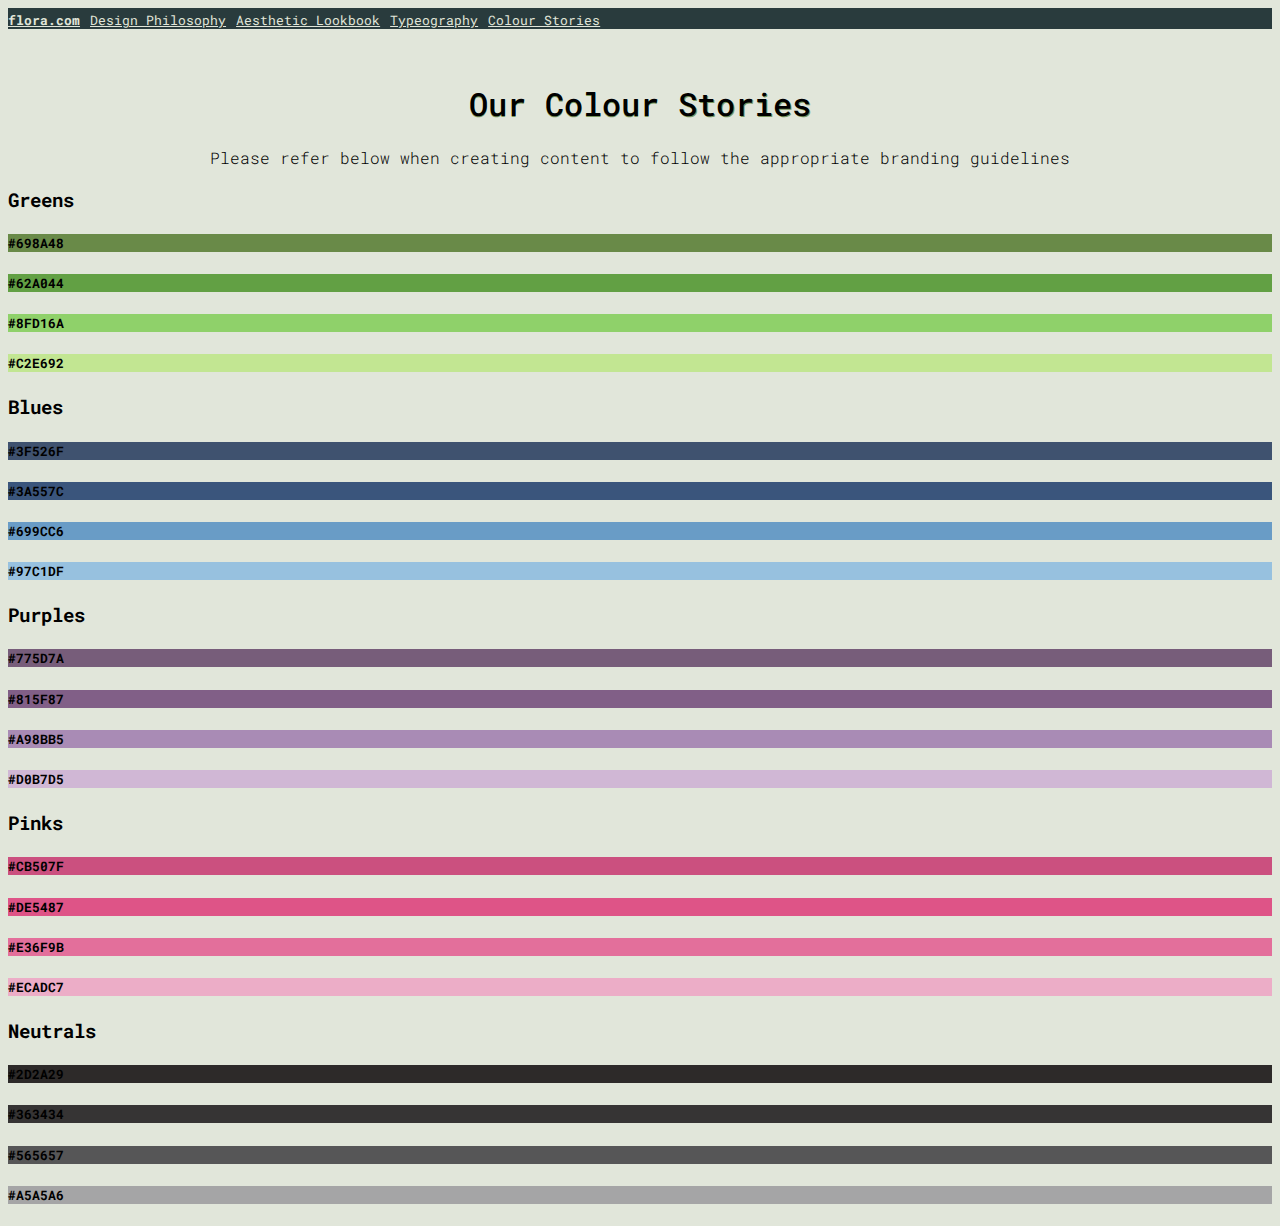
<file: colours.html>
<!DOCTYPE html>
<html lang="en" dir="ltr">
<head>
  <meta charset="utf-8">
  <meta name="viewport" content="width=device-width, initial-scale=1, shrink-to-fit=no">
  <link rel="stylesheet" href="https://stackpath.bootstrapcdn.com/bootstrap/4.5.0/css/bootstrap.min.css" integrity="sha384-9aIt2nRpC12Uk9gS9baDl411NQApFmC26EwAOH8WgZl5MYYxFfc+NcPb1dKGj7Sk" crossorigin="anonymous">
  <link href="https://fonts.googleapis.com/css2?family=Lobster&family=Oswald:wght@300;400&family=Roboto+Mono:wght@300;400&display=swap" rel="stylesheet">
  <link rel="stylesheet" href="style.css">
  <title>Sample Colour Guidelines</title>
</head>
  <body class="colours">
    <div class="topbar">
      <nav class="nav flex-column flex-md-row">
        <a class="flex-sm-fill text-sm-center nav-link active" href="index.html"><strong>flora.com</strong></a>
        <a class="flex-sm-fill text-sm-center nav-link" href="principles.html">Design Philosophy</a>
        <a class="flex-sm-fill text-sm-center nav-link" href="lookbook.html">Aesthetic Lookbook</a>
        <a class="flex-sm-fill text-sm-center nav-link" href="typeface.html">Typeography</a>
        <a class="flex-sm-fill text-sm-center nav-link" href="colours.html">Colour Stories</a>
      </nav>
    </div>
    <div class="heading container">
      <h1>Our Colour Stories</h1>
      <p>Please refer below when creating content to follow the appropriate branding guidelines</p>
    </div>
    <div class="container greens">
      <h3>Greens</h3>
      <div class="card-group">
        <div class="card card-body green1">
         <h5 class="card-title">#698A48</h5>
        </div>
        <div class="card card-body green2">
          <h5 class="card-title">#62A044</h5>
        </div>
        <div class="card card-body green3">
          <h5 class="card-title">#8FD16A</h5>
        </div>
        <div class="card card-body green4">
          <h5 class="card-title">#C2E692</h5>
        </div>
      </div>
    </div>
    <div class="container blues">
      <h3>Blues</h3>
      <div class="card-group">
        <div class="card card-body blue1">
         <h5 class="card-title">#3F526F</h5>
        </div>
        <div class="card card-body blue2">
          <h5 class="card-title">#3A557C</h5>
        </div>
        <div class="card card-body blue3">
          <h5 class="card-title">#699CC6</h5>
        </div>
        <div class="card card-body blue4">
          <h5 class="card-title">#97C1DF</h5>
        </div>
      </div>
    </div>
    <div class="container purples">
      <h3>Purples</h3>
      <div class="card-group">
        <div class="card card-body purple1">
         <h5 class="card-title">#775D7A</h5>
        </div>
        <div class="card card-body purple2">
          <h5 class="card-title">#815F87</h5>
        </div>
        <div class="card card-body purple3">
          <h5 class="card-title">#A98BB5</h5>
        </div>
        <div class="card card-body purple4">
          <h5 class="card-title">#D0B7D5</h5>
        </div>
      </div>
    </div>
    <div class="container pinks">
      <h3>Pinks</h3>
      <div class="card-group">
        <div class="card card-body pink1">
         <h5 class="card-title">#CB507F</h5>
        </div>
        <div class="card card-body pink2">
          <h5 class="card-title">#DE5487</h5>
        </div>
        <div class="card card-body pink3">
          <h5 class="card-title">#E36F9B</h5>
        </div>
        <div class="card card-body pink4">
          <h5 class="card-title">#ECADC7</h5>
        </div>
      </div>
    </div>
    <div class="container neutrals">
      <h3>Neutrals</h3>
      <div class="card-group">
        <div class="card card-body neutral1">
         <h5 class="card-title">#2D2A29</h5>
        </div>
        <div class="card card-body neutral2">
          <h5 class="card-title">#363434</h5>
        </div>
        <div class="card card-body neutral3">
          <h5 class="card-title">#565657</h5>
        </div>
        <div class="card card-body neutral4">
          <h5 class="card-title">#A5A5A6</h5>
        </div>
      </div>
    </div>
    <div class="scriptstuff">
      <script src="https://code.jquery.com/jquery-3.5.1.slim.min.js" integrity="sha384-DfXdz2htPH0lsSSs5nCTpuj/zy4C+OGpamoFVy38MVBnE+IbbVYUew+OrCXaRkfj" crossorigin="anonymous"></script>
      <script src="https://cdn.jsdelivr.net/npm/popper.js@1.16.0/dist/umd/popper.min.js" integrity="sha384-Q6E9RHvbIyZFJoft+2mJbHaEWldlvI9IOYy5n3zV9zzTtmI3UksdQRVvoxMfooAo" crossorigin="anonymous"></script>
      <script src="https://stackpath.bootstrapcdn.com/bootstrap/4.5.0/js/bootstrap.min.js" integrity="sha384-OgVRvuATP1z7JjHLkuOU7Xw704+h835Lr+6QL9UvYjZE3Ipu6Tp75j7Bh/kR0JKI" crossorigin="anonymous"></script>
    </div>
  </body>
</html>
</file>
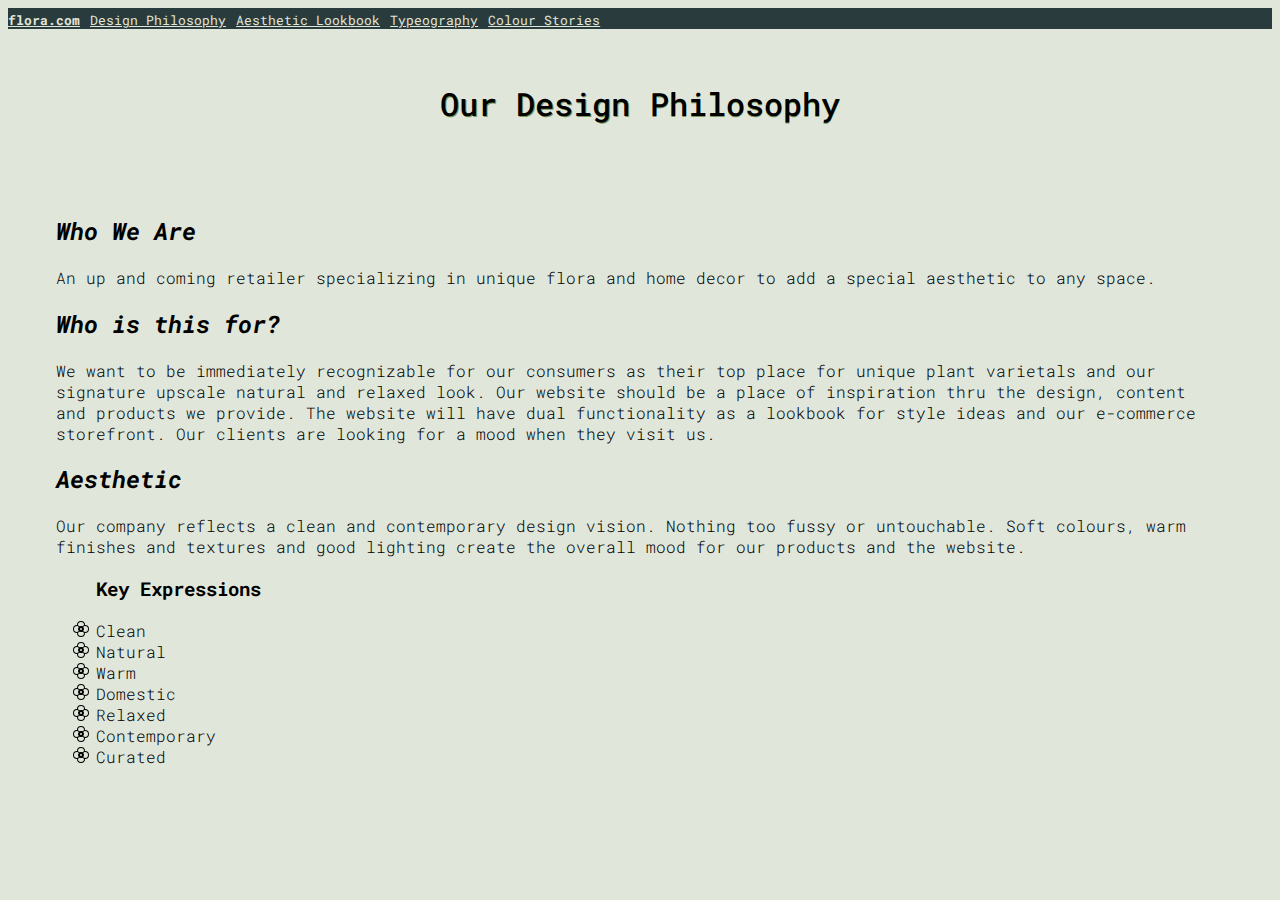
<file: principles.html>
<!DOCTYPE html>
<html lang="en" dir="ltr">
  <head>
    <meta charset="utf-8">
    <meta name="viewport" content="width=device-width, initial-scale=1, shrink-to-fit=no">
    <link rel="stylesheet" href="https://stackpath.bootstrapcdn.com/bootstrap/4.5.0/css/bootstrap.min.css" integrity="sha384-9aIt2nRpC12Uk9gS9baDl411NQApFmC26EwAOH8WgZl5MYYxFfc+NcPb1dKGj7Sk" crossorigin="anonymous">
    <link href="https://fonts.googleapis.com/css2?family=Lobster&family=Oswald:wght@300;400&family=Roboto+Mono:wght@300;400&display=swap" rel="stylesheet">
    <link rel="stylesheet" href="style.css">
    <title>Sample Design Philosophy</title>
  </head>
  <body class="principles">
    <div class="topbar">
      <nav class="nav flex-column flex-md-row">
        <a class="flex-sm-fill text-sm-center nav-link active" href="index.html"><strong>flora.com</strong></a>
        <a class="flex-sm-fill text-sm-center nav-link" href="principles.html">Design Philosophy</a>
        <a class="flex-sm-fill text-sm-center nav-link" href="lookbook.html">Aesthetic Lookbook</a>
        <a class="flex-sm-fill text-sm-center nav-link" href="typeface.html">Typeography</a>
        <a class="flex-sm-fill text-sm-center nav-link" href="colours.html">Colour Stories</a>
      </nav>
    </div>
    <div class="heading">
      <h1>Our Design Philosophy</h1>
    </div>
    <div class="row philosophyMain">
      <div class="col-sm container right">
        <div class="whoWeAre container">
          <h2>Who We Are</h2>
          <p>An up and coming retailer specializing in unique flora and home decor to add a special aesthetic to any space.</p>
        </div>
        <div class="consumers container">
          <h2>Who is this for?</h2>
          <p>We want to be immediately recognizable for our consumers as their top place for unique plant varietals and our signature upscale natural and relaxed look.  Our website should be a place of inspiration thru the design, content and products we provide.  The website will have dual functionality as a lookbook for style ideas and our e-commerce storefront.  Our clients are looking for a mood when they visit us.</p>
        </div>
      </div>
      <div class="col-sm container left">
        <div class="aesthetic container">
          <h2>Aesthetic</h2>
          <p>Our company reflects a clean and contemporary design vision.  Nothing too fussy or untouchable.  Soft colours, warm finishes and textures and good lighting create the overall mood for our products and the website.</p>
          <ul>
            <h3>Key Expressions</h3>
            <li>Clean</li>
            <li>Natural</li>
            <li>Warm</li>
            <li>Domestic</li>
            <li>Relaxed</li>
            <li>Contemporary</li>
            <li>Curated</li>
          </ul>
      </div>
    </div>
    <div class="scriptstuff">
      <script src="https://code.jquery.com/jquery-3.5.1.slim.min.js" integrity="sha384-DfXdz2htPH0lsSSs5nCTpuj/zy4C+OGpamoFVy38MVBnE+IbbVYUew+OrCXaRkfj" crossorigin="anonymous"></script>
      <script src="https://cdn.jsdelivr.net/npm/popper.js@1.16.0/dist/umd/popper.min.js" integrity="sha384-Q6E9RHvbIyZFJoft+2mJbHaEWldlvI9IOYy5n3zV9zzTtmI3UksdQRVvoxMfooAo" crossorigin="anonymous"></script>
      <script src="https://stackpath.bootstrapcdn.com/bootstrap/4.5.0/js/bootstrap.min.js" integrity="sha384-OgVRvuATP1z7JjHLkuOU7Xw704+h835Lr+6QL9UvYjZE3Ipu6Tp75j7Bh/kR0JKI" crossorigin="anonymous"></script>
    </div>
  </body>
</html>
</file>
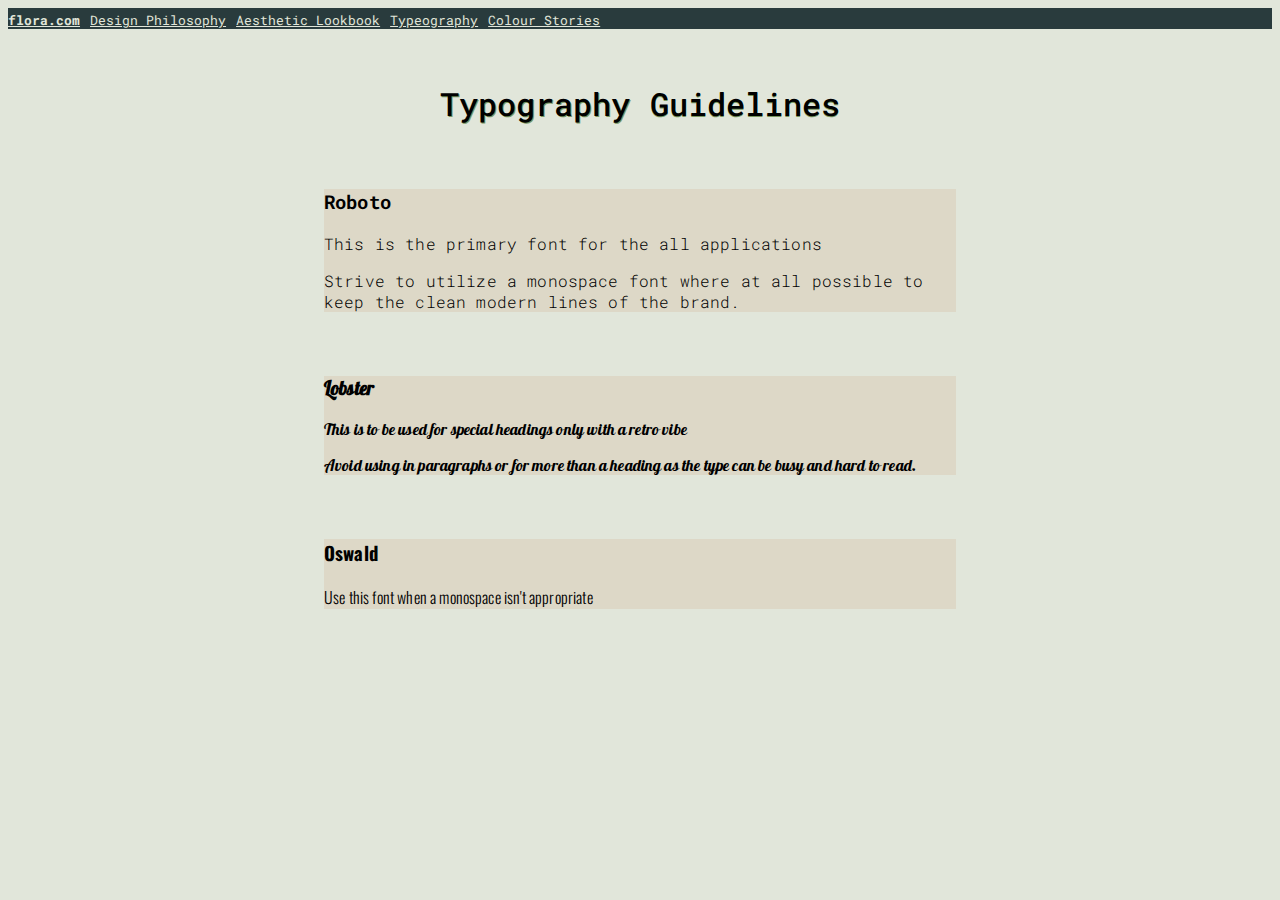
<file: typeface.html>
<!DOCTYPE html>
<html lang="en" dir="ltr">
  <head>
    <meta charset="utf-8">
    <meta name="viewport" content="width=device-width, initial-scale=1, shrink-to-fit=no">
    <link rel="stylesheet" href="https://stackpath.bootstrapcdn.com/bootstrap/4.5.0/css/bootstrap.min.css" integrity="sha384-9aIt2nRpC12Uk9gS9baDl411NQApFmC26EwAOH8WgZl5MYYxFfc+NcPb1dKGj7Sk" crossorigin="anonymous">
    <link href="https://fonts.googleapis.com/css2?family=Lobster&family=Oswald:wght@300;400&family=Roboto+Mono:wght@300;400&display=swap" rel="stylesheet">
    <link rel="stylesheet" href="style.css">
    <title>Sample Typography Guidelines</title>
  </head>
  <body class="typeface">
    <div class="topbar">
      <nav class="nav flex-column flex-md-row">
        <a class="flex-sm-fill text-sm-center nav-link active" href="index.html"><strong>flora.com</strong></a>
        <a class="flex-sm-fill text-sm-center nav-link" href="principles.html">Design Philosophy</a>
        <a class="flex-sm-fill text-sm-center nav-link" href="lookbook.html">Aesthetic Lookbook</a>
        <a class="flex-sm-fill text-sm-center nav-link" href="typeface.html">Typeography</a>
        <a class="flex-sm-fill text-sm-center nav-link" href="colours.html">Colour Stories</a>
      </nav>
    </div>
    <div class="heading">
      <h1>Typography Guidelines</h1>
    </div>
    <div class="roboto jumbotron jumbotron-fluid">
      <div class="container">
        <h3 class="display-4">Roboto</h3>
        <p class="lead">This is the primary font for the all applications</p>
        <p>Strive to utilize a monospace font where at all possible to keep the clean modern lines of the brand.</p>
      </div>
    </div>
    <div class="lobster jumbotron jumbotron-fluid">
      <div class="container">
        <h3 class="display-4">Lobster</h3>
        <p class="lead">This is to be used for special headings only with a retro vibe</p>
        <p>Avoid using in paragraphs or for more than a heading as the type can be busy and hard to read.</p>
      </div>
    </div>
    <div class="oswald jumbotron jumbotron-fluid">
      <div class="container">
        <h3 class="display-4">Oswald</h3>
        <p class="lead">Use this font when a monospace isn't appropriate</p>
      </div>
    </div>
    <div class="scriptstuff">
      <script src="https://code.jquery.com/jquery-3.5.1.slim.min.js" integrity="sha384-DfXdz2htPH0lsSSs5nCTpuj/zy4C+OGpamoFVy38MVBnE+IbbVYUew+OrCXaRkfj" crossorigin="anonymous"></script>
      <script src="https://cdn.jsdelivr.net/npm/popper.js@1.16.0/dist/umd/popper.min.js" integrity="sha384-Q6E9RHvbIyZFJoft+2mJbHaEWldlvI9IOYy5n3zV9zzTtmI3UksdQRVvoxMfooAo" crossorigin="anonymous"></script>
      <script src="https://stackpath.bootstrapcdn.com/bootstrap/4.5.0/js/bootstrap.min.js" integrity="sha384-OgVRvuATP1z7JjHLkuOU7Xw704+h835Lr+6QL9UvYjZE3Ipu6Tp75j7Bh/kR0JKI" crossorigin="anonymous"></script>
    </div>
  </body>
</html>
</file>
<file: style.css>
html {
  margin: 0 auto;
}

body {
  font-family: 'Roboto Mono', monospace;
  letter-spacing: 0.00009em;
}

.index {
  background: url(https://images.pexels.com/photos/1534172/pexels-photo-1534172.jpeg?auto=compress&cs=tinysrgb&dpr=2&h=650&w=940) no-repeat center center fixed;
  -webkit-background-size: cover;
  -moz-background-size: cover;
  -o-background-size: cover;
  background-size: cover;
}

.topbar {
  width: 100%;
}

.nav {
  background-color: #293B3D;
}

.nav a {
  color: #E1E6DA;
  font-size: 0.8em;
}

.jumbotron {
  min-width: 400px;
  max-width: 50%;
  margin: 4rem auto;
  background-color: rgba(220, 212, 194, 0.8);
  letter-spacing: 0.009999rem;
}

.btn {
  background-color: rgba(123, 134, 103, 0.7);
  border: none;
  color: rgb(220, 212, 194);
}

.btn:hover {
  background-color: rgba(123, 134, 103, 0.9);
  color: rgb(220, 212, 194);
}

.principles {
  background-color: #E1E6DA;
}

h1 {
  font-weight: 500;
  text-shadow: 0.5px 0.5px #79975E;
}

.heading {
  text-align: center;
  padding-top: 2em;
}

p {
  font-weight: 300;
}

h2 {
  font-style: italic;
}

.aesthetic ul {
  list-style: url(flower2.svg);
  font-weight: 300;
}

.philosophyMain {
  padding: 3rem;
}

.lookbook {
  background-color: #E1E6DA;
  text-align: center;
}

.typeface {
  background-color: #E1E6DA;
}

.lobster {
  font-family: 'Lobster';
}

.oswald {
  font-family: 'Oswald';
}


.colours {
  background-color: #E1E6DA;
}

.green1 {
  background-color: #698A48;
}

.green2 {
  background-color: #62A044;
}

.green3 {
  background-color: #8FD16A;
}

.green4 {
  background-color: #C2E692;
}

.blue1 {
  background-color: #3F526F;
}

.blue2 {
  background-color: #3A557C;
}

.blue3 {
  background-color: #699CC6;
}

.blue4 {
  background-color: #97C1DF;
}

.purple1 {
  background-color: #775D7A;
}

.purple2 {
  background-color: #815F87;
}

.purple3 {
  background-color: #A98BB5;
}

.purple4 {
  background-color: #D0B7D5;
}

.pink1 {
  background-color: #CB507F;
}

.pink2 {
  background-color: #DE5487;
}

.pink3 {
  background-color: #E36F9B;
}

.pink4 {
  background-color: #ECADC7;
}

.neutral1 {
  background-color: #2D2A29;
}

.neutral2 {
  background-color: #363434;
}

.neutral3 {
  background-color: #565657;
}

.neutral4 {
  background-color: #A5A5A6;
}
</file>
